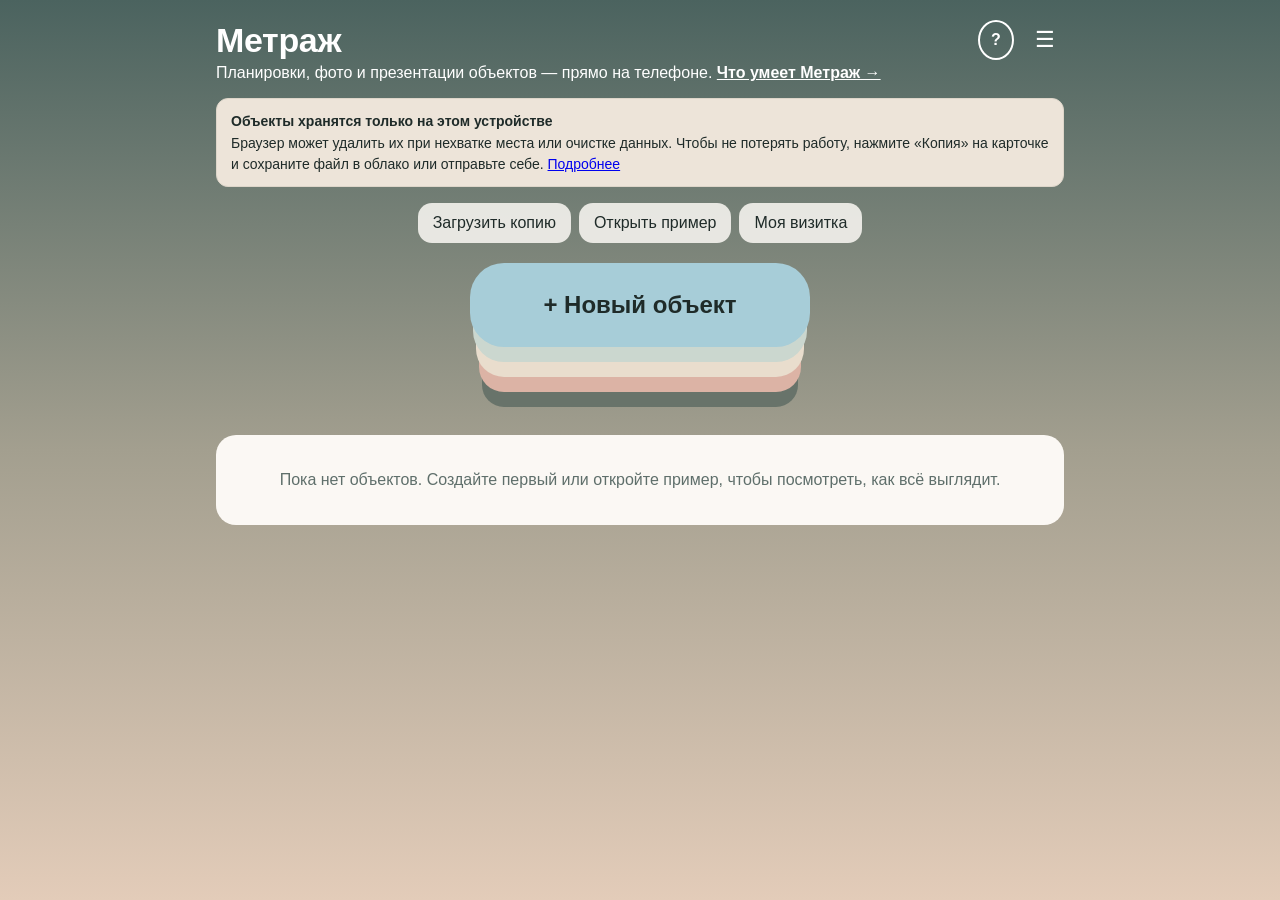
<file: index.html>
<!doctype html>
<html lang="ru">
<head>
  <meta charset="utf-8">
  <meta name="viewport" content="width=device-width, initial-scale=1, viewport-fit=cover, user-scalable=no">
  <title>Метраж</title>
  <meta name="description" content="Планировки, фото и презентации объектов недвижимости прямо на телефоне.">
  <meta name="theme-color" content="#4b635f">
  <link rel="manifest" href="manifest.webmanifest">
  <link rel="icon" href="icons/icon.svg" type="image/svg+xml">
  <link rel="apple-touch-icon" href="icons/apple-touch-icon.png">
  <meta name="apple-mobile-web-app-capable" content="yes">
  <meta name="mobile-web-app-capable" content="yes">
  <meta name="apple-mobile-web-app-title" content="Метраж">
  <link rel="stylesheet" href="css/app.css">
</head>
<body>
  <div id="app"></div>
  <div id="toast" role="status" aria-live="polite"></div>
  <script type="module" src="js/app.js"></script>
</body>
</html>
</file>
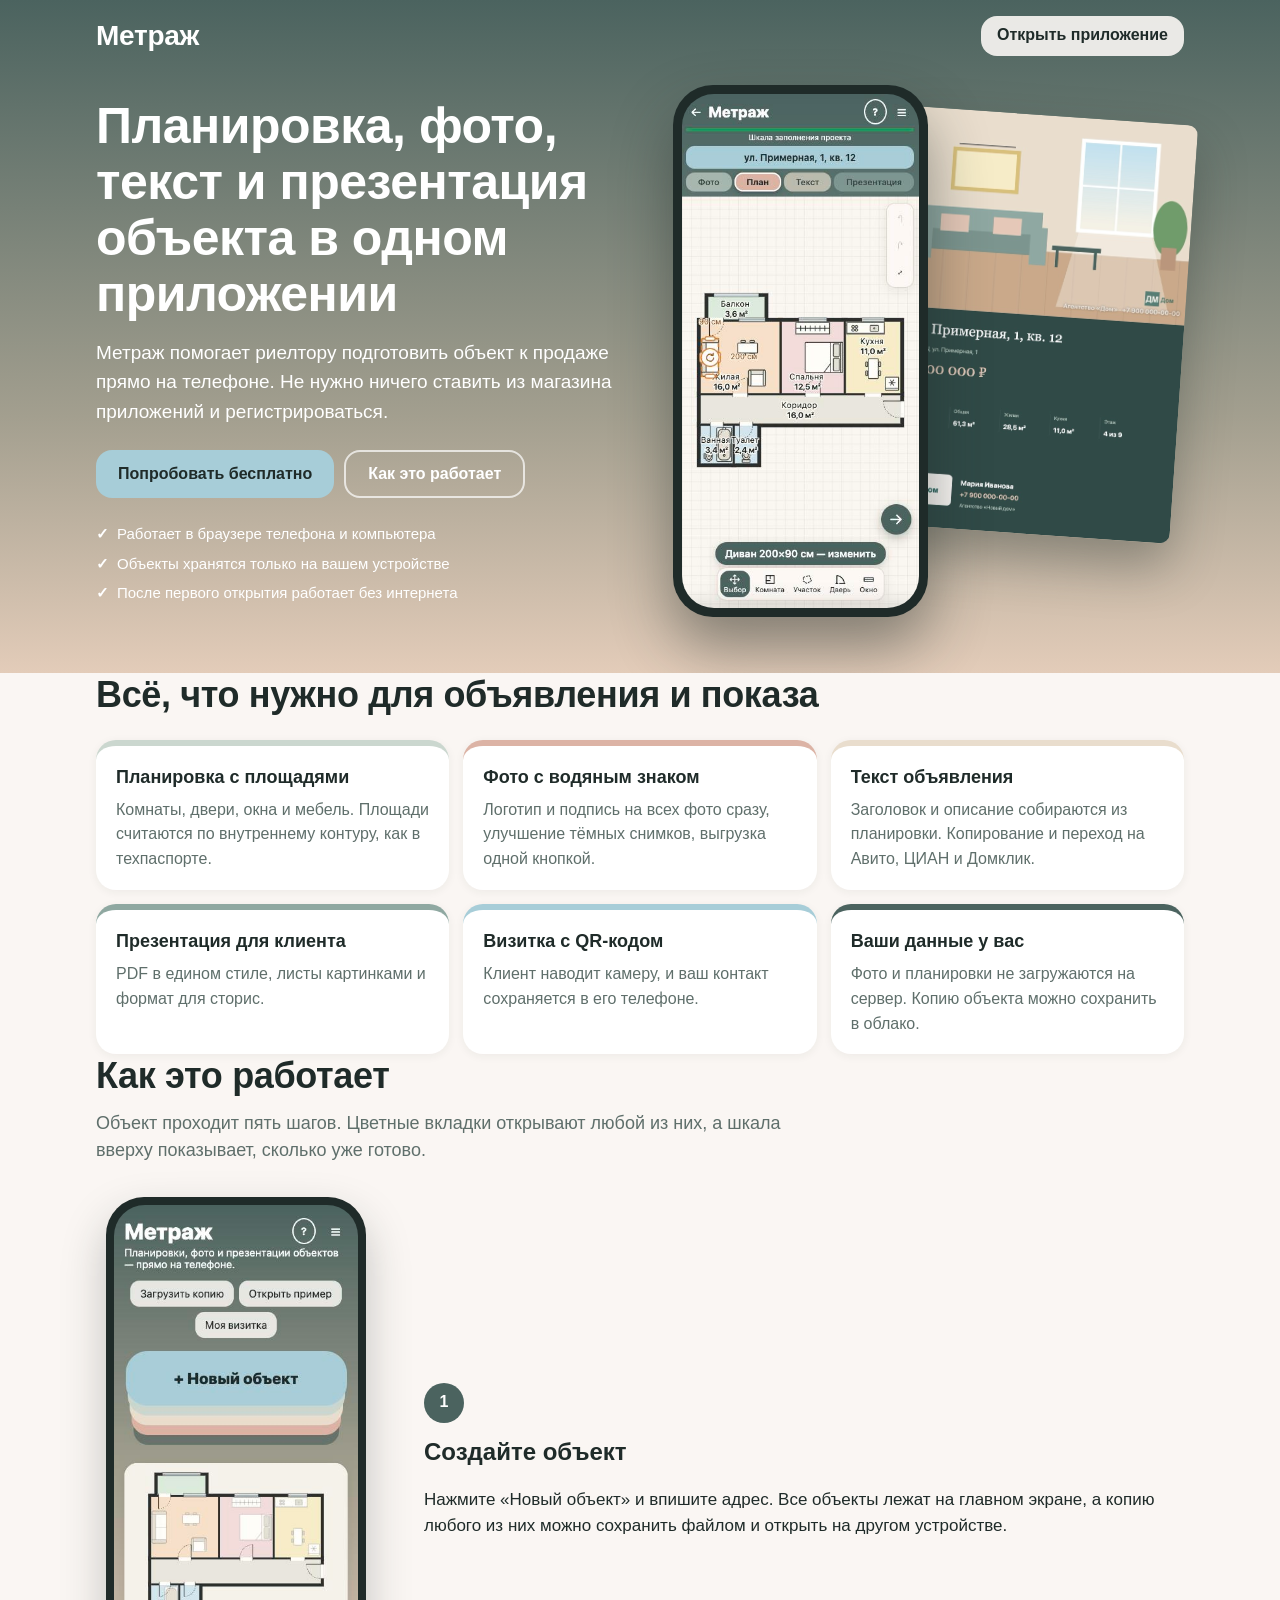
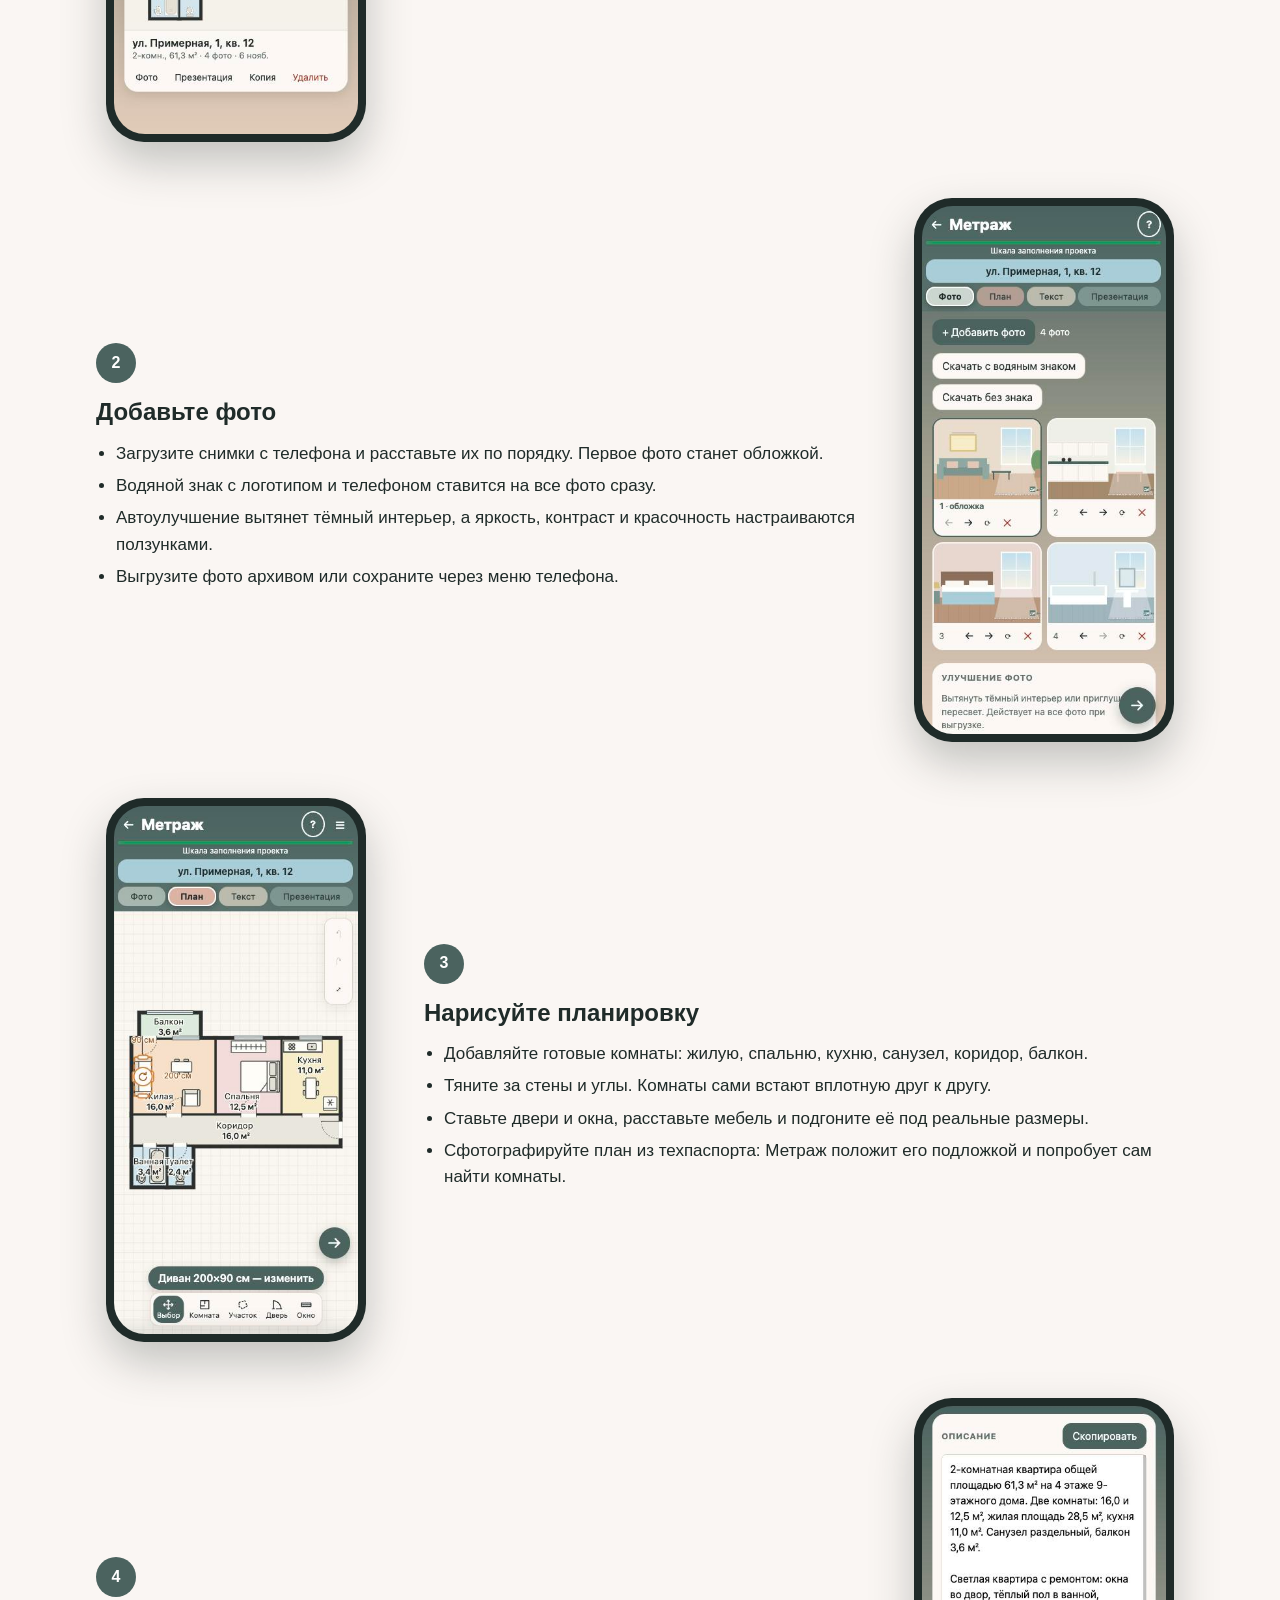
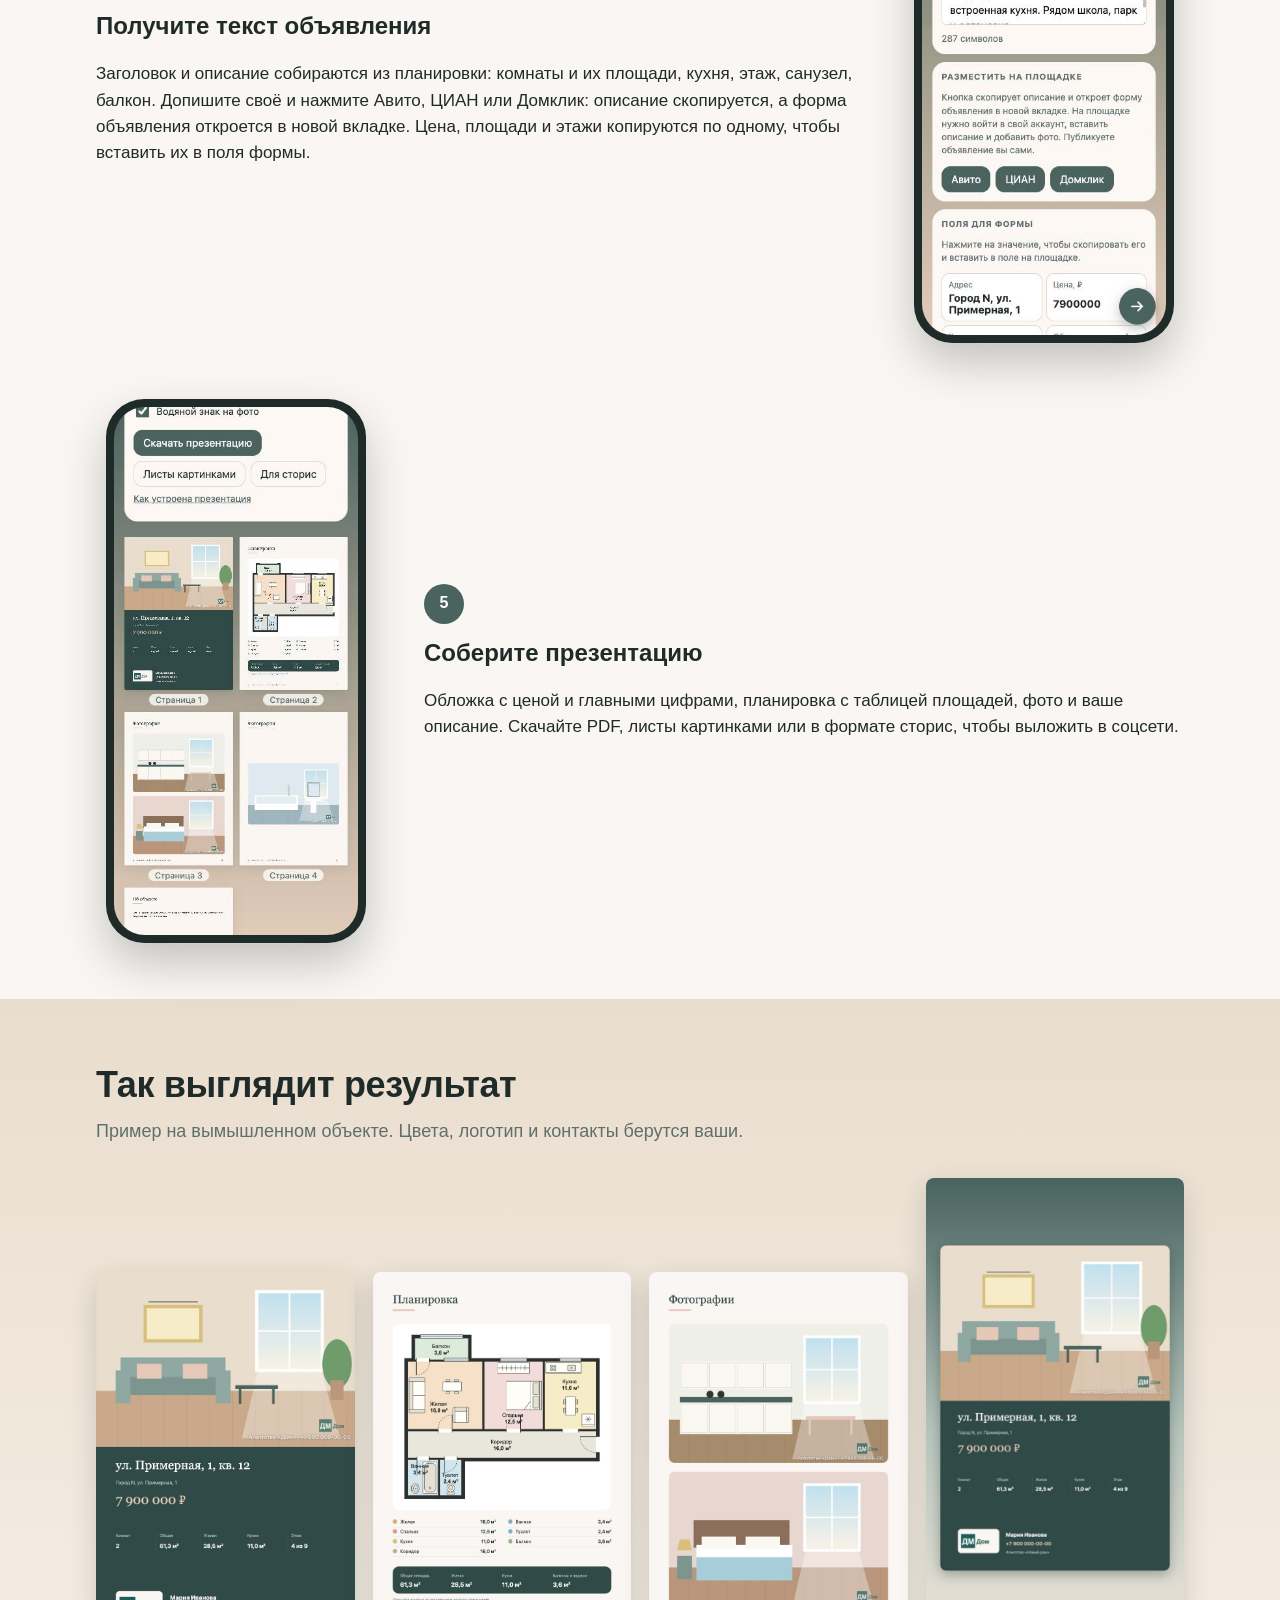
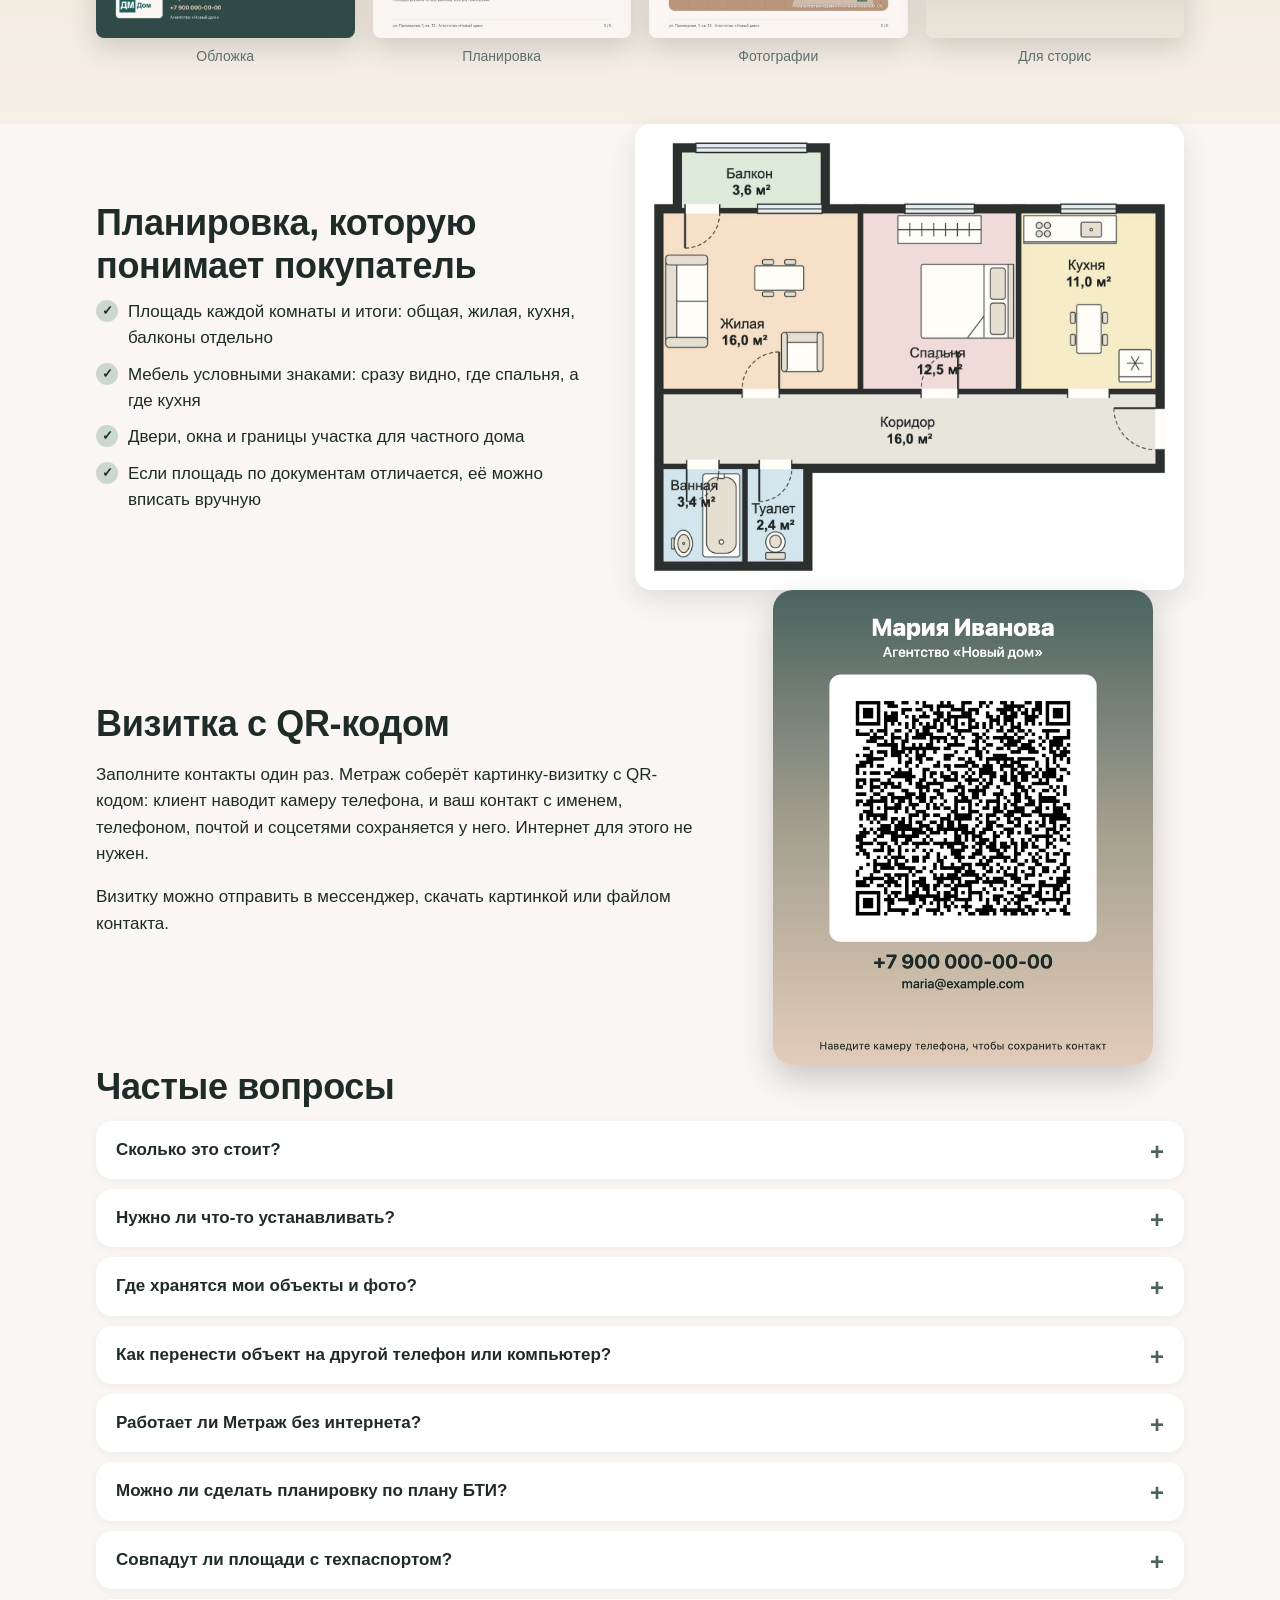
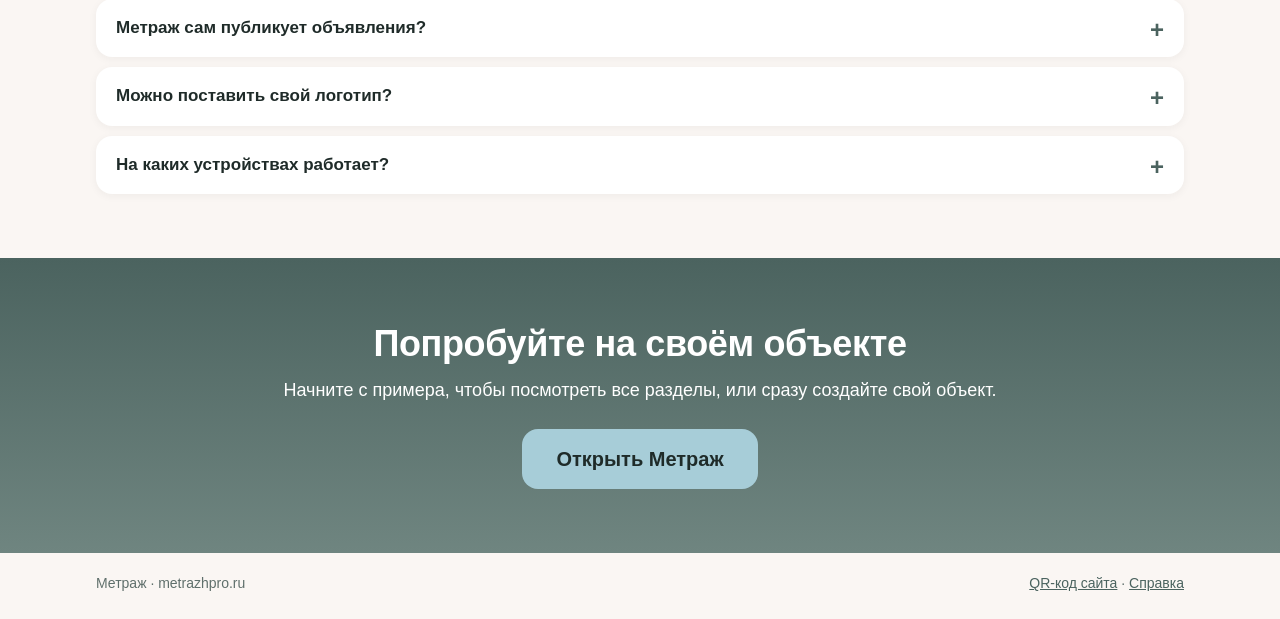
<file: about.html>
<!doctype html>
<html lang="ru">
<head>
  <meta charset="utf-8">
  <meta name="viewport" content="width=device-width, initial-scale=1, viewport-fit=cover">
  <title>Метраж — планировки, фото и презентации для риелторов</title>
  <meta name="description" content="Метраж помогает риелтору подготовить объект к продаже прямо на телефоне: планировка с площадями, обработка фото, текст объявления, презентация и визитка с QR-кодом.">
  <meta name="theme-color" content="#4b635f">
  <meta property="og:title" content="Метраж — материалы по объекту прямо на телефоне">
  <meta property="og:description" content="Планировка с площадями, фото с водяным знаком, текст объявления, презентация и визитка с QR-кодом.">
  <meta property="og:image" content="assets/about/page-cover.jpg">
  <link rel="icon" href="icons/icon.svg" type="image/svg+xml">
  <link rel="apple-touch-icon" href="icons/apple-touch-icon.png">
  <link rel="stylesheet" href="css/about.css">
</head>
<body>
  <header class="hero">
    <nav class="top">
      <a class="wordmark" href="./">Метраж</a>
      <a class="btn light" href="./">Открыть приложение</a>
    </nav>
    <div class="hero-grid wrap">
      <div class="hero-text">
        <h1>Планировка, фото, текст и презентация объекта в одном приложении</h1>
        <p class="lead">Метраж помогает риелтору подготовить объект к продаже прямо на телефоне.
          Не нужно ничего ставить из магазина приложений и регистрироваться.</p>
        <div class="cta">
          <a class="btn primary" href="./">Попробовать бесплатно</a>
          <a class="btn ghost" href="#how">Как это работает</a>
        </div>
        <ul class="facts">
          <li>Работает в браузере телефона и компьютера</li>
          <li>Объекты хранятся только на вашем устройстве</li>
          <li>После первого открытия работает без интернета</li>
        </ul>
      </div>
      <div class="hero-visual" aria-hidden="true">
        <img class="sheet" src="assets/about/page-cover.jpg" alt="" width="707" height="1000">
        <div class="phone"><img src="assets/about/phone-plan.jpg" alt="" width="375" height="812"></div>
      </div>
    </div>
  </header>

  <main>
    <section class="wrap intro">
      <h2>Всё, что нужно для объявления и показа</h2>
      <div class="cards">
        <article><h3>Планировка с площадями</h3><p>Комнаты, двери, окна и мебель. Площади считаются по внутреннему контуру, как в техпаспорте.</p></article>
        <article><h3>Фото с водяным знаком</h3><p>Логотип и подпись на всех фото сразу, улучшение тёмных снимков, выгрузка одной кнопкой.</p></article>
        <article><h3>Текст объявления</h3><p>Заголовок и описание собираются из планировки. Копирование и переход на Авито, ЦИАН и Домклик.</p></article>
        <article><h3>Презентация для клиента</h3><p>PDF в едином стиле, листы картинками и формат для сторис.</p></article>
        <article><h3>Визитка с QR-кодом</h3><p>Клиент наводит камеру, и ваш контакт сохраняется в его телефоне.</p></article>
        <article><h3>Ваши данные у вас</h3><p>Фото и планировки не загружаются на сервер. Копию объекта можно сохранить в облако.</p></article>
      </div>
    </section>

    <section class="wrap" id="how">
      <h2>Как это работает</h2>
      <p class="section-lead">Объект проходит пять шагов. Цветные вкладки открывают любой из них, а шкала вверху показывает,
        сколько уже готово.</p>

      <div class="step">
        <div class="shot"><img src="assets/about/phone-home.jpg" alt="Главный экран Метража с кнопкой «Новый объект»" width="375" height="812" loading="lazy"></div>
        <div class="step-text">
          <span class="num">1</span>
          <h3>Создайте объект</h3>
          <p>Нажмите «Новый объект» и впишите адрес. Все объекты лежат на главном экране, а копию любого из них
            можно сохранить файлом и открыть на другом устройстве.</p>
        </div>
      </div>

      <div class="step">
        <div class="shot"><img src="assets/about/phone-photos.jpg" alt="Вкладка «Фото» с четырьмя снимками объекта" width="375" height="812" loading="lazy"></div>
        <div class="step-text">
          <span class="num">2</span>
          <h3>Добавьте фото</h3>
          <ul>
            <li>Загрузите снимки с телефона и расставьте их по порядку. Первое фото станет обложкой.</li>
            <li>Водяной знак с логотипом и телефоном ставится на все фото сразу.</li>
            <li>Автоулучшение вытянет тёмный интерьер, а яркость, контраст и красочность настраиваются ползунками.</li>
            <li>Выгрузите фото архивом или сохраните через меню телефона.</li>
          </ul>
        </div>
      </div>

      <div class="step">
        <div class="shot"><img src="assets/about/phone-plan.jpg" alt="Редактор планировки с выделенным диваном" width="375" height="812" loading="lazy"></div>
        <div class="step-text">
          <span class="num">3</span>
          <h3>Нарисуйте планировку</h3>
          <ul>
            <li>Добавляйте готовые комнаты: жилую, спальню, кухню, санузел, коридор, балкон.</li>
            <li>Тяните за стены и углы. Комнаты сами встают вплотную друг к другу.</li>
            <li>Ставьте двери и окна, расставьте мебель и подгоните её под реальные размеры.</li>
            <li>Сфотографируйте план из техпаспорта: Метраж положит его подложкой и попробует сам найти комнаты.</li>
          </ul>
        </div>
      </div>

      <div class="step">
        <div class="shot"><img src="assets/about/phone-listing.jpg" alt="Вкладка «Текст» с описанием и кнопками Авито, ЦИАН и Домклик" width="375" height="812" loading="lazy"></div>
        <div class="step-text">
          <span class="num">4</span>
          <h3>Получите текст объявления</h3>
          <p>Заголовок и описание собираются из планировки: комнаты и их площади, кухня, этаж, санузел, балкон.
            Допишите своё и нажмите Авито, ЦИАН или Домклик: описание скопируется, а форма объявления откроется
            в новой вкладке. Цена, площади и этажи копируются по одному, чтобы вставить их в поля формы.</p>
        </div>
      </div>

      <div class="step">
        <div class="shot"><img src="assets/about/phone-pdf.jpg" alt="Вкладка «Презентация» с превью листов" width="375" height="812" loading="lazy"></div>
        <div class="step-text">
          <span class="num">5</span>
          <h3>Соберите презентацию</h3>
          <p>Обложка с ценой и главными цифрами, планировка с таблицей площадей, фото и ваше описание. Скачайте PDF,
            листы картинками или в формате сторис, чтобы выложить в соцсети.</p>
        </div>
      </div>
    </section>

    <section class="gallery-section">
      <div class="wrap">
        <h2>Так выглядит результат</h2>
        <p class="section-lead">Пример на вымышленном объекте. Цвета, логотип и контакты берутся ваши.</p>
        <div class="gallery">
          <figure><img src="assets/about/page-cover.jpg" alt="Обложка презентации с ценой и площадями" width="707" height="1000" loading="lazy"><figcaption>Обложка</figcaption></figure>
          <figure><img src="assets/about/page-plan.jpg" alt="Лист презентации с планировкой и таблицей площадей" width="707" height="1000" loading="lazy"><figcaption>Планировка</figcaption></figure>
          <figure><img src="assets/about/page-photos.jpg" alt="Лист презентации с фотографиями" width="707" height="1000" loading="lazy"><figcaption>Фотографии</figcaption></figure>
          <figure class="tall"><img src="assets/about/story.jpg" alt="Обложка в формате сторис" width="618" height="1100" loading="lazy"><figcaption>Для сторис</figcaption></figure>
        </div>
      </div>
    </section>

    <section class="wrap split">
      <div>
        <h2>Планировка, которую понимает покупатель</h2>
        <ul class="checks">
          <li>Площадь каждой комнаты и итоги: общая, жилая, кухня, балконы отдельно</li>
          <li>Мебель условными знаками: сразу видно, где спальня, а где кухня</li>
          <li>Двери, окна и границы участка для частного дома</li>
          <li>Если площадь по документам отличается, её можно вписать вручную</li>
        </ul>
      </div>
      <img class="plan" src="assets/about/plan.jpg" alt="Планировка двухкомнатной квартиры с мебелью и площадями" width="1400" height="1182" loading="lazy">
    </section>

    <section class="wrap split reverse">
      <div>
        <h2>Визитка с QR-кодом</h2>
        <p>Заполните контакты один раз. Метраж соберёт картинку-визитку с QR-кодом: клиент наводит камеру телефона,
          и ваш контакт с именем, телефоном, почтой и соцсетями сохраняется у него. Интернет для этого не нужен.</p>
        <p>Визитку можно отправить в мессенджер, скачать картинкой или файлом контакта.</p>
      </div>
      <img class="card-img" src="assets/about/card.jpg" alt="Визитка агента с QR-кодом" width="720" height="900" loading="lazy">
    </section>

    <section class="wrap faq" id="faq">
      <h2>Частые вопросы</h2>
      <details>
        <summary>Сколько это стоит?</summary>
        <p>Сейчас все функции бесплатны: сервис проходит тестирование.</p>
      </details>
      <details>
        <summary>Нужно ли что-то устанавливать?</summary>
        <p>Нет. Метраж открывается в браузере. На телефоне его можно добавить на экран «Домой»: на iPhone через
          «Поделиться» → «На экран Домой», на Android через меню браузера. Тогда он запускается с иконки, как обычное приложение.</p>
      </details>
      <details>
        <summary>Где хранятся мои объекты и фото?</summary>
        <p>Только на вашем устройстве, в памяти браузера. На сервер они не отправляются. Поэтому на другом телефоне
          их не будет, а если очистить данные браузера, они удалятся. Нажмите «Копия» на карточке объекта и сохраните файл
          в облако или отправьте себе.</p>
      </details>
      <details>
        <summary>Как перенести объект на другой телефон или компьютер?</summary>
        <p>Сохраните копию объекта, откройте Метраж на новом устройстве и нажмите «Загрузить копию».
          В файле копии есть и планировка, и все фото.</p>
      </details>
      <details>
        <summary>Работает ли Метраж без интернета?</summary>
        <p>Да, после первого открытия. Интернет нужен только чтобы перейти на сайт площадки или что-то отправить.</p>
      </details>
      <details>
        <summary>Можно ли сделать планировку по плану БТИ?</summary>
        <p>Да. Сфотографируйте план ровно сверху и загрузите его подложкой. Задайте масштаб по одной стене с известной длиной,
          и Метраж попробует сам найти комнаты. Автораспознавание даёт черновик: проверьте комнаты и площади,
          при необходимости поправьте их или обведите комнаты сами.</p>
      </details>
      <details>
        <summary>Совпадут ли площади с техпаспортом?</summary>
        <p>Площадь считается по внутреннему контуру комнаты, как в техпаспорте, а стены в неё не входят.
          Точность зависит от того, насколько точно нарисованы комнаты. Если нужна площадь строго по документам,
          впишите её вручную в свойствах комнаты.</p>
      </details>
      <details>
        <summary>Метраж сам публикует объявления?</summary>
        <p>Нет. Он копирует описание и открывает форму объявления на Авито, ЦИАН или Домклике. Вы входите в свой аккаунт,
          вставляете текст, добавляете фото и публикуете сами. Доступа к вашим аккаунтам у Метража нет.</p>
      </details>
      <details>
        <summary>Можно поставить свой логотип?</summary>
        <p>Да. Логотип и подпись загружаются один раз в настройках водяного знака и подставляются на фото
          и в презентацию всех объектов.</p>
      </details>
      <details>
        <summary>На каких устройствах работает?</summary>
        <p>На iPhone, Android и компьютере в современном браузере: Safari, Chrome, Яндекс Браузер, Edge.
          Удобнее всего на телефоне, но рисовать планировку на большом экране тоже удобно.</p>
      </details>
    </section>

    <section class="final">
      <div class="wrap">
        <h2>Попробуйте на своём объекте</h2>
        <p>Начните с примера, чтобы посмотреть все разделы, или сразу создайте свой объект.</p>
        <a class="btn primary big" href="./">Открыть Метраж</a>
      </div>
    </section>
  </main>

  <footer class="wrap foot">
    <span>Метраж · metrazhpro.ru</span>
    <span><a href="qr.html">QR-код сайта</a> · <a href="./#/help">Справка</a></span>
  </footer>
</body>
</html>
</file>
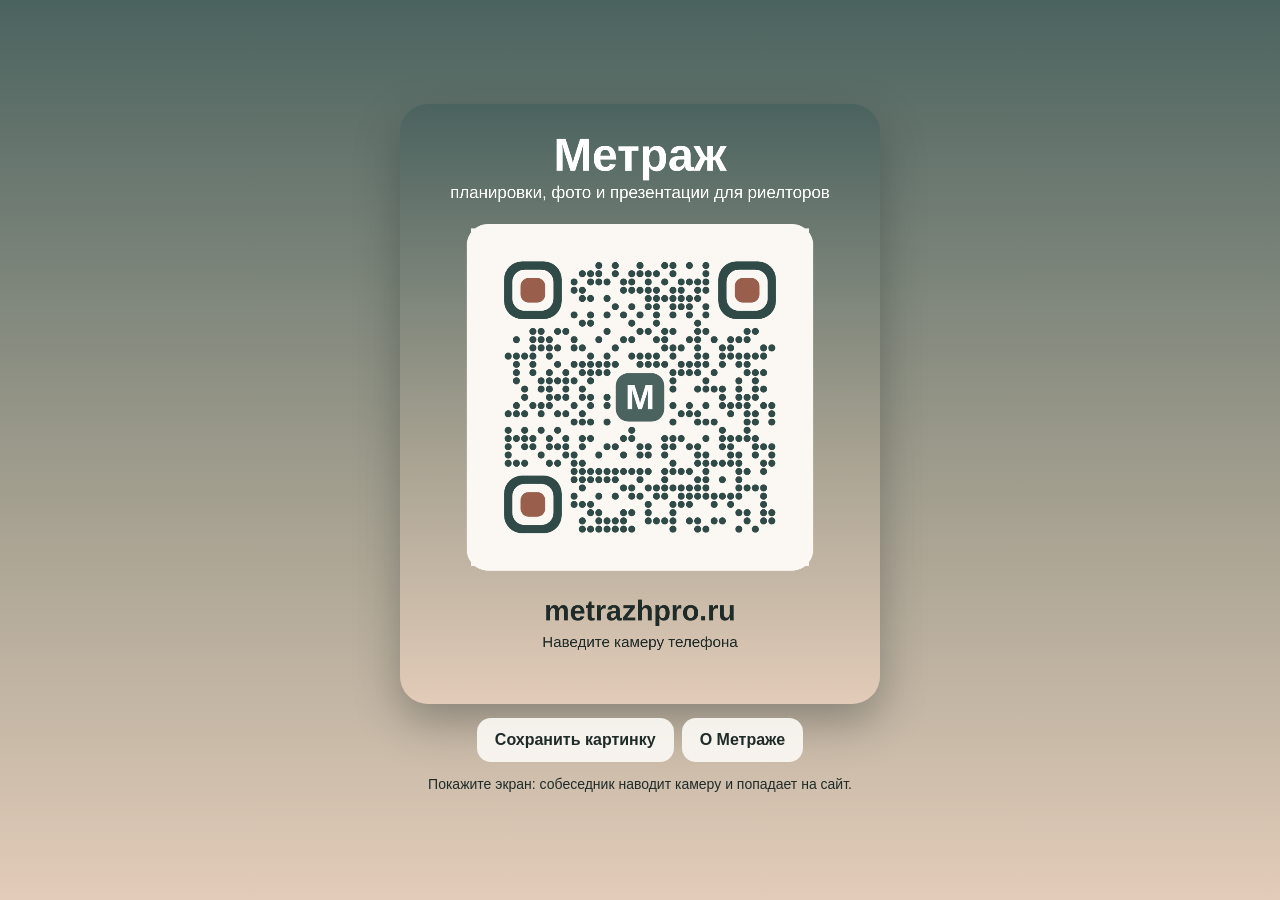
<file: qr.html>
<!doctype html>
<html lang="ru">
<head>
  <meta charset="utf-8">
  <meta name="viewport" content="width=device-width, initial-scale=1, viewport-fit=cover">
  <title>Метраж — QR-код сайта</title>
  <meta name="description" content="QR-код со ссылкой на сайт Метража: наведите камеру телефона.">
  <meta name="theme-color" content="#4b635f">
  <link rel="icon" href="icons/icon.svg" type="image/svg+xml">
  <style>
    * { box-sizing: border-box; }
    html, body { margin: 0; min-height: 100%; }
    body {
      font-family: -apple-system, BlinkMacSystemFont, "Segoe UI", Roboto, Arial, sans-serif; color: #1f2b29;
      background: linear-gradient(180deg, #4b635f 0%, #a39f8f 55%, #e3ccb9 100%) fixed #4b635f;
      display: flex; flex-direction: column; align-items: center; justify-content: center; gap: 14px;
      min-height: 100vh; min-height: 100dvh;
      padding: calc(12px + env(safe-area-inset-top, 0px)) 16px calc(16px + env(safe-area-inset-bottom, 0px));
    }
    canvas { display: block; width: min(92vw, 62vh, 480px); height: auto; border-radius: 28px; box-shadow: 0 18px 44px rgba(31,43,41,.35); }
    .actions { display: flex; flex-wrap: wrap; gap: 8px; justify-content: center; }
    .btn {
      min-height: 44px; padding: 0 18px; border: 0; border-radius: 14px; font: inherit; font-weight: 600;
      background: rgba(251,248,244,.92); color: #1f2b29; text-decoration: none; display: inline-flex; align-items: center; cursor: pointer;
    }
    .hint { margin: 0; color: #1f2b29; font-size: 14px; text-align: center; }
  </style>
</head>
<body>
  <canvas id="qr" width="1080" height="1350" role="img" aria-label="QR-код со ссылкой на metrazhpro.ru"></canvas>
  <div class="actions">
    <button class="btn" id="save">Сохранить картинку</button>
    <a class="btn" href="about.html">О Метраже</a>
  </div>
  <p class="hint">Покажите экран: собеседник наводит камеру и попадает на сайт.</p>

  <script type="module">
    import { makeQr, drawStyledQr } from './js/qr.js';

    const URL_TEXT = 'https://metrazhpro.ru/about';
    const W = 1080, H = 1350;
    const FONT = '-apple-system, BlinkMacSystemFont, "Segoe UI", Roboto, Arial, sans-serif';
    const canvas = document.getElementById('qr');
    const ctx = canvas.getContext('2d');

    const rounded = (x, y, w, h, r) => {
      ctx.beginPath();
      ctx.moveTo(x + r, y);
      ctx.arcTo(x + w, y, x + w, y + h, r);
      ctx.arcTo(x + w, y + h, x, y + h, r);
      ctx.arcTo(x, y + h, x, y, r);
      ctx.arcTo(x, y, x + w, y, r);
      ctx.closePath();
    };

    const g = ctx.createLinearGradient(0, 0, 0, H);
    g.addColorStop(0, '#4b635f');
    g.addColorStop(0.55, '#a39f8f');
    g.addColorStop(1, '#e3ccb9');
    ctx.fillStyle = g;
    ctx.fillRect(0, 0, W, H);

    ctx.textAlign = 'center';
    ctx.fillStyle = '#ffffff';
    ctx.font = `800 104px ${FONT}`;
    ctx.fillText('Метраж', W / 2, 150);
    ctx.font = `500 38px ${FONT}`;
    ctx.fillText('планировки, фото и презентации для риелторов', W / 2, 212);

    // Белая карточка с кодом.
    const side = 780, cx = (W - side) / 2, cy = 270;
    ctx.fillStyle = '#fbf8f4';
    rounded(cx, cy, side, side, 48);
    ctx.fill();
    const hole = drawStyledQr(ctx, makeQr(URL_TEXT, { level: 'H' }), cx + 10, cy + 10, side - 20,
      { color: '#2f4a47', eye: '#9a5e4c', background: '#fbf8f4' });

    // Знак в центре — буква «М» на плашке цвета бренда.
    const pad = hole.size * 0.08;
    ctx.fillStyle = '#4b635f';
    rounded(hole.x + pad, hole.y + pad, hole.size - pad * 2, hole.size - pad * 2, hole.size * 0.22);
    ctx.fill();
    ctx.fillStyle = '#ffffff';
    ctx.font = `800 ${Math.round(hole.size * 0.62)}px ${FONT}`;
    ctx.textBaseline = 'middle';
    ctx.fillText('М', hole.x + hole.size / 2, hole.y + hole.size / 2 + hole.size * 0.04);
    ctx.textBaseline = 'alphabetic';

    ctx.fillStyle = '#1f2b29';
    ctx.font = `800 64px ${FONT}`;
    ctx.fillText('metrazhpro.ru', W / 2, cy + side + 112);
    ctx.font = `400 34px ${FONT}`;
    ctx.fillText('Наведите камеру телефона', W / 2, cy + side + 172);

    // Сохранить: на телефоне — через меню, иначе — скачать файл.
    document.getElementById('save').onclick = async () => {
      const blob = await new Promise((r) => canvas.toBlob(r, 'image/png'));
      const file = new File([blob], 'metrazh-qr.png', { type: 'image/png' });
      try {
        if (matchMedia('(pointer: coarse)').matches && navigator.canShare?.({ files: [file] })) {
          await navigator.share({ files: [file], title: 'Метраж' });
          return;
        }
      } catch (e) {
        if (e?.name === 'AbortError') return;
      }
      const a = document.createElement('a');
      a.href = URL.createObjectURL(blob);
      a.download = 'metrazh-qr.png';
      a.click();
      setTimeout(() => URL.revokeObjectURL(a.href), 1000);
    };
  </script>
</body>
</html>
</file>
<file: css/app.css>
:root {
  --paper: #f6f1ea;
  --paper-2: #ede4d9;
  --card: #fbf8f4;
  --ink: #1f2b29;
  --ink-2: #5f6f6b;
  --line: #ddd5c9;
  --accent: #4b635f;
  --accent-ink: #ffffff;
  /* Цвета разделов из макета */
  --c-sky: #a7cdd8;
  --c-mist: #cbd7cf;
  --c-rose: #dcb3a5;
  --c-cream: #e9ddcd;
  --c-sage: #8fa8a1;
  --c-slate: #68736a;
  --danger: #a3392b;
  --wall: #2b2f2d;
  --sel: #d9822b;
  --radius: 12px;
  --safe-b: env(safe-area-inset-bottom, 0px);
  --safe-t: env(safe-area-inset-top, 0px);
  font-family: -apple-system, BlinkMacSystemFont, "Segoe UI", Roboto, "Helvetica Neue", Arial, sans-serif;
  color: var(--ink);
  -webkit-tap-highlight-color: transparent;
}

* { box-sizing: border-box; }
[hidden] { display: none !important; }
html { background: #4b635f; }
html, body { margin: 0; height: 100%; }
body { overscroll-behavior: none; }
/* Отдельный слой: background-attachment: fixed на iPhone не работает. */
body::before {
  content: ""; position: fixed; inset: 0; z-index: -1;
  background: linear-gradient(180deg, #4b635f 0%, #a39f8f 50%, #e3ccb9 100%);
}
button, input, select { font: inherit; color: inherit; }

.btn {
  display: inline-flex; align-items: center; justify-content: center; gap: 6px;
  min-height: 40px; padding: 0 14px;
  border: 1px solid var(--line); border-radius: 14px;
  background: var(--card); cursor: pointer; white-space: nowrap;
}
.btn:active { transform: translateY(1px); }
.btn.primary { background: var(--accent); border-color: var(--accent); color: var(--accent-ink); }
.btn.danger { color: var(--danger); }
.btn.ghost { background: transparent; border-color: transparent; }
.btn[aria-pressed="true"] { background: var(--accent); border-color: var(--accent); color: #fff; }
.btn:disabled { opacity: .4; cursor: default; }

/* ---------- Список объектов ---------- */
.list-screen { max-width: 880px; margin: 0 auto; padding: calc(20px + var(--safe-t)) 16px calc(32px + var(--safe-b)); }
.brand { display: flex; align-items: center; gap: 12px; margin-bottom: 4px; }
.brand h1 { font-size: 34px; font-weight: 800; margin: 0; letter-spacing: -.01em; color: #fff; }
.tagline { color: #fff; margin: 0 0 16px; }
.actions { display: flex; gap: 8px; flex-wrap: wrap; justify-content: center; margin-bottom: 20px; }
.actions .btn { background: rgba(251,248,244,.86); border-color: transparent; }
/* «Новый объект» лежит поверх стопки цветов разделов, как в макете. */
.new-wrap { display: flex; justify-content: center; margin: 0 0 88px; }
.btn.new-object {
  min-height: 84px; width: min(100%, 340px); border: 0; border-radius: 34px;
  background: var(--c-sky); color: var(--ink); font-size: 24px; font-weight: 800;
  box-shadow:
    0 18px 0 -3px var(--c-mist), 0 36px 0 -6px var(--c-cream),
    0 54px 0 -9px var(--c-rose), 0 72px 0 -12px var(--c-slate);
}

.notice {
  border: 1px solid var(--line); background: var(--paper-2); border-radius: var(--radius);
  padding: 12px 14px; margin-bottom: 16px; font-size: 14px; line-height: 1.45;
}
.notice b { display: block; margin-bottom: 2px; }

.cards { display: grid; grid-template-columns: repeat(auto-fill, minmax(240px, 1fr)); gap: 12px; }
.card {
  background: var(--card); border: 0; border-radius: 20px; box-shadow: 0 6px 20px rgba(31,43,41,.14);
  overflow: hidden; display: flex; flex-direction: column;
}
.card-open { all: unset; cursor: pointer; display: block; }
.card-open:focus-visible { outline: 2px solid var(--accent); outline-offset: -2px; }
.thumb { aspect-ratio: 4 / 3; background: var(--paper); border-bottom: 1px solid var(--line); display: block; width: 100%; }
.card-body { padding: 10px 12px 4px; }
.card-title { font-weight: 600; margin: 0 0 2px; overflow-wrap: anywhere; }
.card-meta { color: var(--ink-2); font-size: 13px; }
.card-foot { display: flex; flex-wrap: wrap; gap: 4px; padding: 4px 6px 6px; margin-top: auto; }
.card-foot .btn { min-height: 34px; padding: 0 10px; font-size: 14px; }
.empty { color: var(--ink-2); text-align: center; padding: 36px 16px; background: var(--card); border-radius: 20px; }

/* ---------- Редактор ---------- */
.editor {
  position: fixed; inset: 0;
  display: grid;
  grid-template-columns: 1fr 340px;
  grid-template-rows: auto 1fr;
  grid-template-areas: "top top" "canvas panel";
}
.topbar {
  grid-area: top; display: flex; flex-wrap: wrap; align-items: center; gap: 8px;
  padding: calc(8px + var(--safe-t)) 12px 8px; background: linear-gradient(180deg, #4b635f, #5c736e); color: #fff;
}
.topbar .btn.ghost { color: #fff; }
.topbar .back { min-width: 32px; padding: 0 4px; font-size: 20px; }
.wordmark { color: #fff; font-size: 24px; font-weight: 800; letter-spacing: -.01em; text-decoration: none; }
.topbar .name {
  flex: 1 1 200px; min-width: 0; min-height: 36px; border: 0; border-radius: 14px; background: var(--c-sky); color: var(--ink);
  padding: 4px 14px; font-weight: 600; font-size: 16px; text-align: center;
}
.topbar .name:focus { outline: 2px solid #fff; }
.topbar .btn.sheet-toggle { background: transparent; border: 0; color: #fff; font-size: 22px; }
.scale-wrap { flex: 0 0 100%; display: grid; gap: 2px; text-align: center; font-size: 12px; }
.scale { height: 5px; background: #fff; border-radius: 3px; overflow: hidden; }
.scale i { display: block; width: 0; height: 100%; background: #129a5a; transition: width .25s; }
/* Круглая стрелка «дальше» */
.next-step {
  position: fixed; right: 16px; bottom: calc(16px + var(--safe-b)); z-index: 6;
  width: 56px; height: 56px; display: grid; place-items: center; border-radius: 50%;
  background: var(--accent); color: #fff; box-shadow: 0 6px 18px rgba(31,43,41,.3);
}
.editor .next-step { right: 356px; }

.canvas-wrap { grid-area: canvas; position: relative; overflow: hidden; background: #faf7f1; }
.canvas-wrap svg { display: block; width: 100%; height: 100%; touch-action: none; user-select: none; -webkit-user-select: none; }
.tools {
  position: absolute; left: 50%; transform: translateX(-50%); bottom: calc(12px + var(--safe-b));
  display: flex; gap: 4px; padding: 4px; background: var(--card); border: 1px solid var(--line);
  border-radius: 14px; box-shadow: 0 4px 18px rgba(0,0,0,.08); max-width: calc(100% - 24px); overflow-x: auto;
}
.tools .btn { border-color: transparent; min-width: 40px; padding: 0 10px; flex: none; }
.tools .btn[data-tool] { flex-direction: column; gap: 1px; font-size: 12px; line-height: 1.15; padding-top: 4px; padding-bottom: 4px; }
.tools .tool-ico { display: block; width: 18px; height: 18px; flex: none; }
.tools.side-tools {
  left: auto; right: 12px; transform: none; bottom: auto; top: 12px; flex-direction: column;
}
.tools .sep { width: 1px; background: var(--line); margin: 4px 2px; flex: none; }
.hint {
  position: absolute; top: 10px; left: 50%; transform: translateX(-50%);
  background: rgba(29,35,33,.86); color: #fff; font-size: 13px; padding: 6px 12px; border-radius: 20px;
  pointer-events: none; max-width: calc(100% - 24px); text-align: center;
}
.hint:empty { display: none; }

.panel {
  grid-area: panel; border-left: 0; background: var(--paper);
  overflow-y: auto; padding: 14px 14px calc(20px + var(--safe-b));
}
.panel h2 { font-size: 13px; text-transform: uppercase; letter-spacing: .06em; color: var(--ink-2); margin: 18px 0 8px; }
.panel h2:first-child { margin-top: 0; }
.field { display: grid; gap: 4px; margin-bottom: 10px; font-size: 14px; }
.field input, .field select {
  min-height: 40px; padding: 0 10px; border: 1px solid var(--line); border-radius: 8px; background: var(--card); width: 100%;
}
.row { display: flex; gap: 8px; }
.row > * { flex: 1; min-width: 0; }

.summary { display: grid; grid-template-columns: 1fr auto; gap: 4px 12px; font-size: 15px; }
.summary dt { color: var(--ink-2); }
.summary dd { margin: 0; text-align: right; font-variant-numeric: tabular-nums; font-weight: 600; }

.rooms { list-style: none; margin: 0; padding: 0; display: grid; gap: 4px; }
.rooms button {
  all: unset; box-sizing: border-box; width: 100%; display: flex; align-items: center; gap: 10px;
  padding: 8px 10px; border-radius: 8px; cursor: pointer; border: 1px solid transparent;
}
.rooms button:hover { background: var(--paper-2); }
.rooms button.on { border-color: var(--sel); background: var(--card); }
.rooms .swatch { width: 14px; height: 14px; border-radius: 4px; border: 1px solid rgba(0,0,0,.2); flex: none; }
.rooms .nm { flex: 1; min-width: 0; overflow: hidden; text-overflow: ellipsis; white-space: nowrap; }
.rooms .ar { font-variant-numeric: tabular-nums; color: var(--ink-2); }
.muted { color: var(--ink-2); font-size: 14px; line-height: 1.45; }

.sheet-toggle { display: none; }

#toast {
  position: fixed; left: 50%; bottom: calc(80px + var(--safe-b)); transform: translateX(-50%) translateY(20px);
  background: var(--ink); color: var(--paper); padding: 10px 16px; border-radius: 10px; font-size: 14px;
  opacity: 0; pointer-events: none; transition: .2s; z-index: 50; max-width: calc(100% - 32px);
}
#toast.show { opacity: 1; transform: translateX(-50%) translateY(0); }

/* ---------- Телефон: панель — выезжающий снизу лист ---------- */
@media (max-width: 760px) {
  .editor { grid-template-columns: 1fr; grid-template-areas: "top" "canvas"; }
  .sheet-toggle { display: inline-flex; }
  .panel {
    position: fixed; left: 0; right: 0; bottom: 0; max-height: 70vh; z-index: 20;
    border-left: 0; border-top: 1px solid var(--line); border-radius: 16px 16px 0 0;
    box-shadow: 0 -8px 30px rgba(0,0,0,.12);
    transform: translateY(100%); transition: transform .22s ease;
  }
  .editor.sheet-open .panel { transform: translateY(0); }
  .tools { bottom: calc(12px + var(--safe-b)); gap: 2px; }
  .tools .btn { padding: 0 5px; min-width: 34px; font-size: 13px; }
  .tools .btn[data-tool] { font-size: 11px; }
  .tools.side-tools { top: 10px; right: 8px; bottom: auto; }
  .hint { top: auto; bottom: calc(70px + var(--safe-b)); }
  .topbar { gap: 4px; padding-left: 6px; padding-right: 8px; }
  .topbar .btn { padding: 0 10px; }
  .topbar .back { padding: 0 4px; }
  .editor .next-step { right: 12px; bottom: calc(116px + var(--safe-b)); width: 48px; height: 48px; }
}

/* ---------- Вкладки объекта и справка ---------- */
a.btn { text-decoration: none; color: inherit; }
.tabs { display: flex; gap: 4px; flex: none; }
.tabs a {
  padding: 7px 14px; border-radius: 14px; text-decoration: none; color: var(--ink); font-size: 15px; font-weight: 500;
  opacity: .68;
}
.tabs a[aria-current="page"] { opacity: 1; font-weight: 700; outline: 2.5px solid #fff; outline-offset: -2.5px; box-shadow: 0 2px 8px rgba(0,0,0,.28); }
.tabs .tab-photos { background: var(--c-mist); }
.tabs .tab-plan { background: var(--c-rose); }
.tabs .tab-listing { background: var(--c-cream); }
.tabs .tab-pdf { background: var(--c-sage); }
.help-btn {
  width: 36px; min-width: 36px; padding: 0; border-radius: 50%; font-weight: 700;
  border: 2px solid #fff !important;
}
a.btn.help-btn, .topbar a.btn.ghost { color: #fff; }
.brand .help-btn { margin-left: auto; }
.tagline a, .muted a { color: var(--accent); }

/* ---------- Экран фото ---------- */
.project-screen { min-height: 100%; display: flex; flex-direction: column; }
.project-screen .topbar { position: sticky; top: 0; z-index: 5; }
.project-screen main { padding-bottom: calc(88px + var(--safe-b)) !important; }
.photos-main {
  width: 100%; max-width: 1180px; margin: 0 auto; padding: 16px 16px calc(32px + var(--safe-b));
  display: grid; grid-template-columns: 1fr 340px; gap: 20px; align-items: start;
}
.photo-actions { display: flex; flex-wrap: wrap; gap: 8px; align-items: center; margin-bottom: 12px; }
.progress { background: var(--ink); color: var(--paper); border-radius: 10px; padding: 10px 14px; margin-bottom: 12px; font-size: 14px; }
.photo-grid { display: grid; grid-template-columns: repeat(auto-fill, minmax(190px, 1fr)); gap: 10px; }
.photo { margin: 0; background: var(--card); border: 2px solid transparent; border-radius: 16px; overflow: hidden; }
.photo canvas { display: block; width: 100%; aspect-ratio: 4 / 3; object-fit: cover; background: var(--paper-2); }
.photo:first-child { border-color: var(--accent); }
.photo figcaption { display: flex; align-items: center; justify-content: space-between; padding: 2px 4px 2px 10px; }
.photo .num { font-size: 13px; color: var(--ink-2); font-variant-numeric: tabular-nums; }
.photo:first-child .num { color: var(--accent); font-weight: 600; }
.photo-btns { display: flex; }
.photo-btns .btn { min-height: 36px; min-width: 34px; padding: 0 8px; }

.mark-card {
  position: sticky; top: 112px; background: var(--card); border: 0; border-radius: 20px; padding: 14px;
}
.mark-card h2 { font-size: 13px; text-transform: uppercase; letter-spacing: .06em; color: var(--ink-2); margin: 0 0 10px; }
.mark-preview { display: block; width: 100%; height: auto; border-radius: 8px; margin-bottom: 12px; background: var(--paper-2); }
.check { display: flex; gap: 8px; align-items: center; margin-bottom: 12px; font-size: 15px; }
.check input { width: 20px; height: 20px; accent-color: var(--accent); }
.logo-row { display: flex; gap: 8px; align-items: center; }
.logo-box {
  width: 56px; height: 40px; border-radius: 8px; border: 1px dashed var(--line); display: grid; place-items: center; flex: none;
  background: repeating-conic-gradient(#eee 0 25%, #fff 0 50%) 0 0 / 10px 10px;
}
.logo-box img { max-width: 100%; max-height: 100%; }
.logo-box .muted { font-size: 12px; background: var(--card); padding: 0 4px; }
.pos { display: grid; grid-template-columns: repeat(3, 34px); grid-template-rows: repeat(3, 26px); gap: 4px; }
.pos button { border: 1px solid var(--line); border-radius: 6px; background: var(--paper); cursor: pointer; padding: 0; }
.pos button[aria-checked="true"] { background: var(--accent); border-color: var(--accent); }
.field input[type="range"] { min-height: 32px; padding: 0; border: 0; background: transparent; accent-color: var(--accent); }

/* ---------- Справка ---------- */
.help-screen { max-width: 760px; margin: 0 auto; padding: calc(16px + var(--safe-t)) 16px calc(48px + var(--safe-b)); line-height: 1.55; }
.help-screen h1 { font-size: 26px; margin: 14px 0 8px; }
.help-screen > .btn.ghost { color: #fff; }
.help-toc { display: flex; flex-wrap: wrap; gap: 6px; margin-bottom: 8px; }
.help-toc a {
  padding: 6px 12px; border-radius: 20px; background: var(--card); border: 1px solid var(--line);
  color: var(--ink); text-decoration: none; font-size: 14px;
}
.help-section { background: var(--card); border: 0; border-radius: 20px; padding: 4px 18px 10px; margin-top: 14px; scroll-margin-top: 12px; }
.help-section h2 { font-size: 20px; margin: 14px 0 6px; }
.help-section h3 { font-size: 16px; margin: 16px 0 4px; }
.help-section ul { padding-left: 20px; margin: 6px 0; }
.help-section li { margin: 4px 0; }
.help-section code { background: var(--paper-2); padding: 1px 5px; border-radius: 4px; font-size: 13px; }

@media (max-width: 760px) {
  .photos-main { grid-template-columns: 1fr; padding-top: 12px; }
  .mark-card { position: static; }
  .photo-grid { grid-template-columns: repeat(2, 1fr); gap: 8px; }
  .tabs a { padding: 6px 9px; font-size: 14px; }
  .topbar .name { font-size: 15px; padding: 6px 4px; }
}

/* ---------- Экран PDF ---------- */
.pdf-main {
  width: 100%; max-width: 1180px; margin: 0 auto; padding: 16px 16px calc(32px + var(--safe-b));
  display: grid; grid-template-columns: 360px 1fr; gap: 24px; align-items: start;
}
.pdf-form { background: var(--card); border: 0; border-radius: 20px; padding: 14px; position: sticky; top: 112px; }
.pdf-form h2 { font-size: 13px; text-transform: uppercase; letter-spacing: .06em; color: var(--ink-2); margin: 18px 0 8px; }
.pdf-form h2:first-child { margin-top: 0; }
.pdf-form .muted { margin: 0 0 10px; }
.field textarea {
  padding: 8px 10px; border: 1px solid var(--line); border-radius: 8px; background: var(--card);
  width: 100%; resize: vertical; font: inherit; line-height: 1.45;
}
.pdf-actions { display: flex; gap: 8px; flex-wrap: wrap; margin: 16px 0 8px; }
.pages { display: grid; grid-template-columns: repeat(auto-fill, minmax(220px, 1fr)); gap: 16px; }
.page { margin: 0; }
.page canvas {
  display: block; width: 100%; height: auto; background: #fff;
  box-shadow: 0 1px 2px rgba(0,0,0,.08), 0 6px 20px rgba(0,0,0,.08); border-radius: 2px;
}
.page figcaption { width: fit-content; margin: 6px auto 0; padding: 1px 10px; border-radius: 10px; background: rgba(251,248,244,.86); font-size: 13px; color: var(--ink-2); }

@media (max-width: 760px) {
  .pdf-main { grid-template-columns: 1fr; padding-top: 12px; }
  .pdf-form { position: static; }
  .pages { grid-template-columns: repeat(2, 1fr); gap: 10px; }
  .tabs a { padding: 6px 7px; }
}

/* ---------- Экран «Текст» ---------- */
.listing-main { width: 100%; max-width: 760px; margin: 0 auto; padding: 16px 16px calc(32px + var(--safe-b)); }
.listing-card { background: var(--card); border: 0; border-radius: 20px; padding: 14px; margin-bottom: 12px; }
.listing-main > .muted { width: fit-content; padding: 6px 12px; border-radius: 12px; background: rgba(251,248,244,.86); }
.listing-card h2 { font-size: 13px; text-transform: uppercase; letter-spacing: .06em; color: var(--ink-2); margin: 0 0 8px; }
.listing-head { display: flex; align-items: center; justify-content: space-between; gap: 8px; margin-bottom: 8px; }
.listing-head h2 { margin: 0; }
.listing-card textarea, .listing-title {
  width: 100%; padding: 10px 12px; border: 1px solid var(--line); border-radius: 8px; background: #fff;
  font: inherit; line-height: 1.5; resize: vertical; margin-bottom: 8px;
}
.listing-title { min-height: 44px; font-weight: 600; }
.listing-foot { display: flex; justify-content: space-between; align-items: center; }
.help-section ol { padding-left: 22px; margin: 6px 0; }
.help-section ol li { margin: 6px 0; }

/* Телефон: вкладки объекта — второй строкой на всю ширину. */
@media (max-width: 760px) {
  .topbar { row-gap: 6px; }
  .wordmark { margin-right: auto; }
  .scale-wrap { order: 10; }
  .topbar .name { order: 11; flex: 1 0 100%; }
  .topbar .tabs { order: 12; flex: 1 0 100%; }
  .topbar .tabs a { flex: 1 1 auto; text-align: center; padding: 7px 4px; font-size: 13.5px; }
  .project-screen .topbar { position: static; }
}

/* ---------- Чип выделенного (телефон) ---------- */
.sel-chip { display: none; }
@media (max-width: 760px) {
  .sel-chip:not([hidden]) {
    display: block; position: absolute; left: 50%; transform: translateX(-50%); bottom: calc(68px + var(--safe-b));
    max-width: calc(100% - 24px); white-space: nowrap; overflow: hidden; text-overflow: ellipsis;
    border: 0; border-radius: 20px; padding: 9px 16px; background: var(--accent); color: #fff; font-weight: 600;
    box-shadow: 0 4px 14px rgba(0,0,0,.15); cursor: pointer;
  }
  .sel-chip:not([hidden]) ~ .hint { display: none; }
}
@media (max-width: 760px) {
  .photo figcaption { flex-wrap: wrap; padding-left: 8px; }
  .photo-btns .btn { min-width: 30px; padding: 0 5px; }
}
.btn.wide { width: 100%; margin-bottom: 8px; }

/* ---------- Готовые комнаты и мебель ---------- */
.presets {
  display: grid;
  grid-template-columns: repeat(2, minmax(0, 1fr));
  gap: 6px;
  margin: 0 0 12px;
}
.preset {
  display: flex;
  flex-wrap: wrap;
  align-items: center;
  gap: 2px 7px;
  min-width: 0;
  padding: 9px 10px;
  font: inherit;
  font-size: 13px;
  text-align: left;
  color: var(--ink);
  background: #fff;
  border: 1px solid var(--line);
  border-radius: 10px;
  cursor: pointer;
  transition: border-color .15s, background .15s;
}
.preset:hover, .preset:focus-visible { border-color: var(--accent); background: #fdfbf6; }
.preset .swatch {
  width: 14px; height: 14px; flex: 0 0 auto;
  border: 1.5px solid currentColor;
  border-radius: 4px;
}
.preset .nm { flex: 1 1 0; min-width: 0; font-weight: 500; overflow-wrap: anywhere; }
.preset .sz { flex: 0 0 100%; font-size: 11px; color: var(--ink-2); }
.preset.sm { font-size: 12px; padding: 7px 9px; }
.sanitary-choice { grid-column: 1 / -1; display: grid; grid-template-columns: repeat(2, minmax(0, 1fr)); gap: 6px; }
.furn-list { list-style: none; margin: 0 0 8px; padding: 0; }
.furn-list li { display: flex; align-items: center; justify-content: space-between; gap: 8px; padding: 3px 0; font-size: 13px; }
.furn-list .pick { flex: 1 1 auto; min-width: 0; padding: 6px 8px; font: inherit; text-align: left; color: var(--ink); background: none; border: 0; border-radius: 8px; cursor: pointer; }
.furn-list .pick[aria-current="true"] { background: var(--paper-2); font-weight: 600; }
.furn-ico { flex: 0 0 auto; width: 26px; height: 26px; }
.photo-actions .muted { color: #fff; }

/* ---------- Моя визитка ---------- */
.menu-btn { color: #fff !important; font-size: 22px; padding: 0 8px; }
.back-link { color: #fff !important; font-size: 20px; padding: 0 6px; }
.card-grid { display: grid; grid-template-columns: minmax(0, 1fr) minmax(0, 1fr); gap: 20px; align-items: start; margin-top: 12px; }
.card-preview canvas { display: block; width: 100%; height: auto; border-radius: 20px; box-shadow: 0 8px 26px rgba(31,43,41,.25); }
.card-empty { background: var(--card); border-radius: 14px; padding: 10px 14px; margin: 10px 0 0; }
@media (max-width: 760px) {
  .card-grid { grid-template-columns: minmax(0, 1fr); }
  .card-preview { grid-row: 1; }
}

/* ---------- Размещение на площадках ---------- */
.site-links { display: flex; flex-wrap: wrap; gap: 8px; }
a.btn.primary { color: var(--accent-ink); }
.copy-fields { display: grid; grid-template-columns: repeat(auto-fill, minmax(140px, 1fr)); gap: 6px; }
.copy-field {
  display: grid; gap: 2px; min-width: 0; padding: 8px 10px; text-align: left; cursor: pointer;
  background: #fff; border: 1px solid var(--line); border-radius: 12px; overflow-wrap: anywhere;
}
.copy-field:hover, .copy-field:focus-visible { border-color: var(--accent); }
.copy-field .muted { font-size: 12px; }

.tagline a { color: #fff; font-weight: 600; white-space: nowrap; }
</file>
<file: css/about.css>
/* Страница «О продукте». Палитра та же, что в приложении. */
:root {
  --ink: #1f2b29;
  --ink-2: #5f6f6b;
  --paper: #faf6f3;
  --card: #fbf8f4;
  --line: #ddd5c9;
  --accent: #4b635f;
  --sky: #a7cdd8;
  --mist: #cbd7cf;
  --rose: #dcb3a5;
  --cream: #e9ddcd;
  --sage: #8fa8a1;
  font-family: -apple-system, BlinkMacSystemFont, "Segoe UI", Roboto, "Helvetica Neue", Arial, sans-serif;
  color: var(--ink);
}
* { box-sizing: border-box; }
html { scroll-behavior: smooth; }
body { margin: 0; background: var(--paper); line-height: 1.55; }
img { max-width: 100%; height: auto; display: block; }
a { color: var(--accent); }
.wrap { width: 100%; max-width: 1120px; margin: 0 auto; padding: 0 16px; }

.btn {
  display: inline-flex; align-items: center; justify-content: center; min-height: 48px; padding: 0 22px;
  border-radius: 16px; font-weight: 600; text-decoration: none; white-space: nowrap;
}
.btn.primary { background: var(--sky); color: var(--ink); }
.btn.ghost { color: #fff; border: 2px solid rgba(255,255,255,.7); }
.btn.light { min-height: 40px; padding: 0 16px; background: rgba(251,248,244,.9); color: var(--ink); }
.btn.big { min-height: 60px; padding: 0 34px; font-size: 20px; }

/* ---------- Первый экран ---------- */
.hero {
  background: linear-gradient(180deg, #4b635f 0%, #a39f8f 62%, #e3ccb9 100%);
  color: #fff; padding: calc(14px + env(safe-area-inset-top, 0px)) 0 56px; overflow: hidden;
}
.top { display: flex; align-items: center; justify-content: space-between; max-width: 1120px; margin: 0 auto 28px; padding: 0 16px; }
.wordmark { color: #fff; font-size: 28px; font-weight: 800; text-decoration: none; letter-spacing: -.01em; }
.hero-grid { display: grid; grid-template-columns: 1.05fr 1fr; gap: 40px; align-items: center; }
.hero h1 { font-size: clamp(30px, 4.4vw, 50px); line-height: 1.12; margin: 0 0 16px; letter-spacing: -.01em; }
.lead { font-size: 19px; margin: 0 0 24px; max-width: 34em; }
.cta { display: flex; flex-wrap: wrap; gap: 10px; margin-bottom: 24px; }
.facts { list-style: none; padding: 0; margin: 0; display: grid; gap: 6px; font-size: 15px; }
.facts li::before { content: "✓"; display: inline-block; width: 1.4em; font-weight: 800; }

.hero-visual { position: relative; min-height: 520px; }
.hero-visual .sheet {
  position: absolute; right: 0; top: 30px; width: 58%; border-radius: 10px; transform: rotate(4deg);
  box-shadow: 0 24px 50px rgba(31,43,41,.35);
}
.phone {
  position: relative; width: 255px; padding: 9px; border-radius: 40px; background: #1f2b29;
  box-shadow: 0 30px 60px rgba(31,43,41,.45);
}
.phone img { border-radius: 32px; }

/* ---------- Разделы ---------- */
main h2 { font-size: clamp(26px, 3.4vw, 36px); line-height: 1.2; margin: 0 0 12px; letter-spacing: -.01em; }
main section { padding: 64px 0 0; }
.section-lead { color: var(--ink-2); font-size: 18px; margin: 0 0 32px; max-width: 40em; }

.cards { display: grid; grid-template-columns: repeat(3, minmax(0, 1fr)); gap: 14px; margin-top: 24px; }
.cards article { background: #fff; border-radius: 20px; padding: 18px 20px; box-shadow: 0 2px 10px rgba(31,43,41,.06); }
.cards article:nth-child(6n+1) { border-top: 6px solid var(--mist); }
.cards article:nth-child(6n+2) { border-top: 6px solid var(--rose); }
.cards article:nth-child(6n+3) { border-top: 6px solid var(--cream); }
.cards article:nth-child(6n+4) { border-top: 6px solid var(--sage); }
.cards article:nth-child(6n+5) { border-top: 6px solid var(--sky); }
.cards article:nth-child(6n) { border-top: 6px solid var(--accent); }
.cards h3 { font-size: 18px; margin: 0 0 6px; }
.cards p { margin: 0; color: var(--ink-2); }

.step { display: grid; grid-template-columns: 280px 1fr; gap: 48px; align-items: center; margin-bottom: 56px; }
.step:nth-of-type(even) { grid-template-columns: 1fr 280px; }
.step:nth-of-type(even) .shot { order: 2; }
.shot { width: 260px; padding: 8px; border-radius: 38px; background: #1f2b29; box-shadow: 0 20px 44px rgba(31,43,41,.25); justify-self: center; }
.shot img { border-radius: 31px; }
.num {
  display: inline-grid; place-items: center; width: 40px; height: 40px; border-radius: 50%;
  background: var(--accent); color: #fff; font-weight: 800; margin-bottom: 10px;
}
.step h3 { font-size: 24px; margin: 0 0 10px; }
.step p, .step li { font-size: 17px; }
.step ul { padding-left: 20px; margin: 0; }
.step li { margin: 6px 0; }

.gallery-section { background: linear-gradient(180deg, #e9ddcd, #f6efe6); padding-bottom: 56px; margin-top: 8px; }
.gallery { display: grid; grid-template-columns: repeat(4, minmax(0, 1fr)); gap: 18px; align-items: end; }
.gallery figure { margin: 0; }
.gallery img { border-radius: 8px; box-shadow: 0 10px 28px rgba(31,43,41,.18); }
.gallery figcaption { text-align: center; color: var(--ink-2); font-size: 14px; margin-top: 8px; }

.split { display: grid; grid-template-columns: 1fr 1.1fr; gap: 40px; align-items: center; }
.split.reverse { grid-template-columns: 1.1fr .8fr; }
.split p { font-size: 17px; }
.split .plan { border-radius: 16px; background: #fff; padding: 10px; box-shadow: 0 10px 28px rgba(31,43,41,.12); }
.split .card-img { border-radius: 20px; box-shadow: 0 14px 32px rgba(31,43,41,.22); max-width: 380px; justify-self: center; }
.checks { list-style: none; padding: 0; margin: 0; display: grid; gap: 10px; font-size: 17px; }
.checks li { padding-left: 32px; position: relative; }
.checks li::before {
  content: "✓"; position: absolute; left: 0; top: 1px; width: 22px; height: 22px; border-radius: 50%;
  background: var(--mist); display: grid; place-items: center; font-size: 13px; font-weight: 800;
}

.faq details { background: #fff; border-radius: 16px; margin-bottom: 10px; box-shadow: 0 2px 8px rgba(31,43,41,.05); }
.faq summary {
  cursor: pointer; padding: 16px 48px 16px 20px; font-weight: 600; font-size: 17px; list-style: none; position: relative;
}
.faq summary::-webkit-details-marker { display: none; }
.faq summary::after { content: "+"; position: absolute; right: 20px; top: 12px; font-size: 24px; color: var(--accent); }
.faq details[open] summary::after { content: "–"; }
.faq details p { margin: 0; padding: 0 20px 18px; color: var(--ink-2); font-size: 16px; }

.final { background: linear-gradient(180deg, #4b635f, #6f8580); color: #fff; text-align: center; padding: 64px 0; margin-top: 64px; }
.final p { font-size: 18px; margin: 0 0 24px; }
.foot { display: flex; justify-content: space-between; gap: 12px; padding-top: 20px; padding-bottom: calc(24px + env(safe-area-inset-bottom, 0px)); color: var(--ink-2); font-size: 14px; }

/* ---------- Телефон ---------- */
@media (max-width: 860px) {
  .hero-grid { grid-template-columns: 1fr; gap: 28px; }
  .hero-visual { min-height: 0; display: flex; justify-content: center; padding: 10px 0 20px; }
  .hero-visual .sheet { width: 48%; right: 4%; top: 40px; }
  .phone { width: 220px; margin-right: 30%; }
  .cards { grid-template-columns: minmax(0, 1fr); }
  .step, .step:nth-of-type(even) { grid-template-columns: 1fr; gap: 20px; margin-bottom: 44px; }
  .step:nth-of-type(even) .shot { order: 0; }
  .shot { width: 230px; }
  .gallery { grid-template-columns: repeat(2, minmax(0, 1fr)); }
  .split, .split.reverse { grid-template-columns: 1fr; gap: 24px; }
  .split.reverse img { order: -1; }
  main section { padding-top: 48px; }
  .lead { font-size: 17px; }
}
</file>
